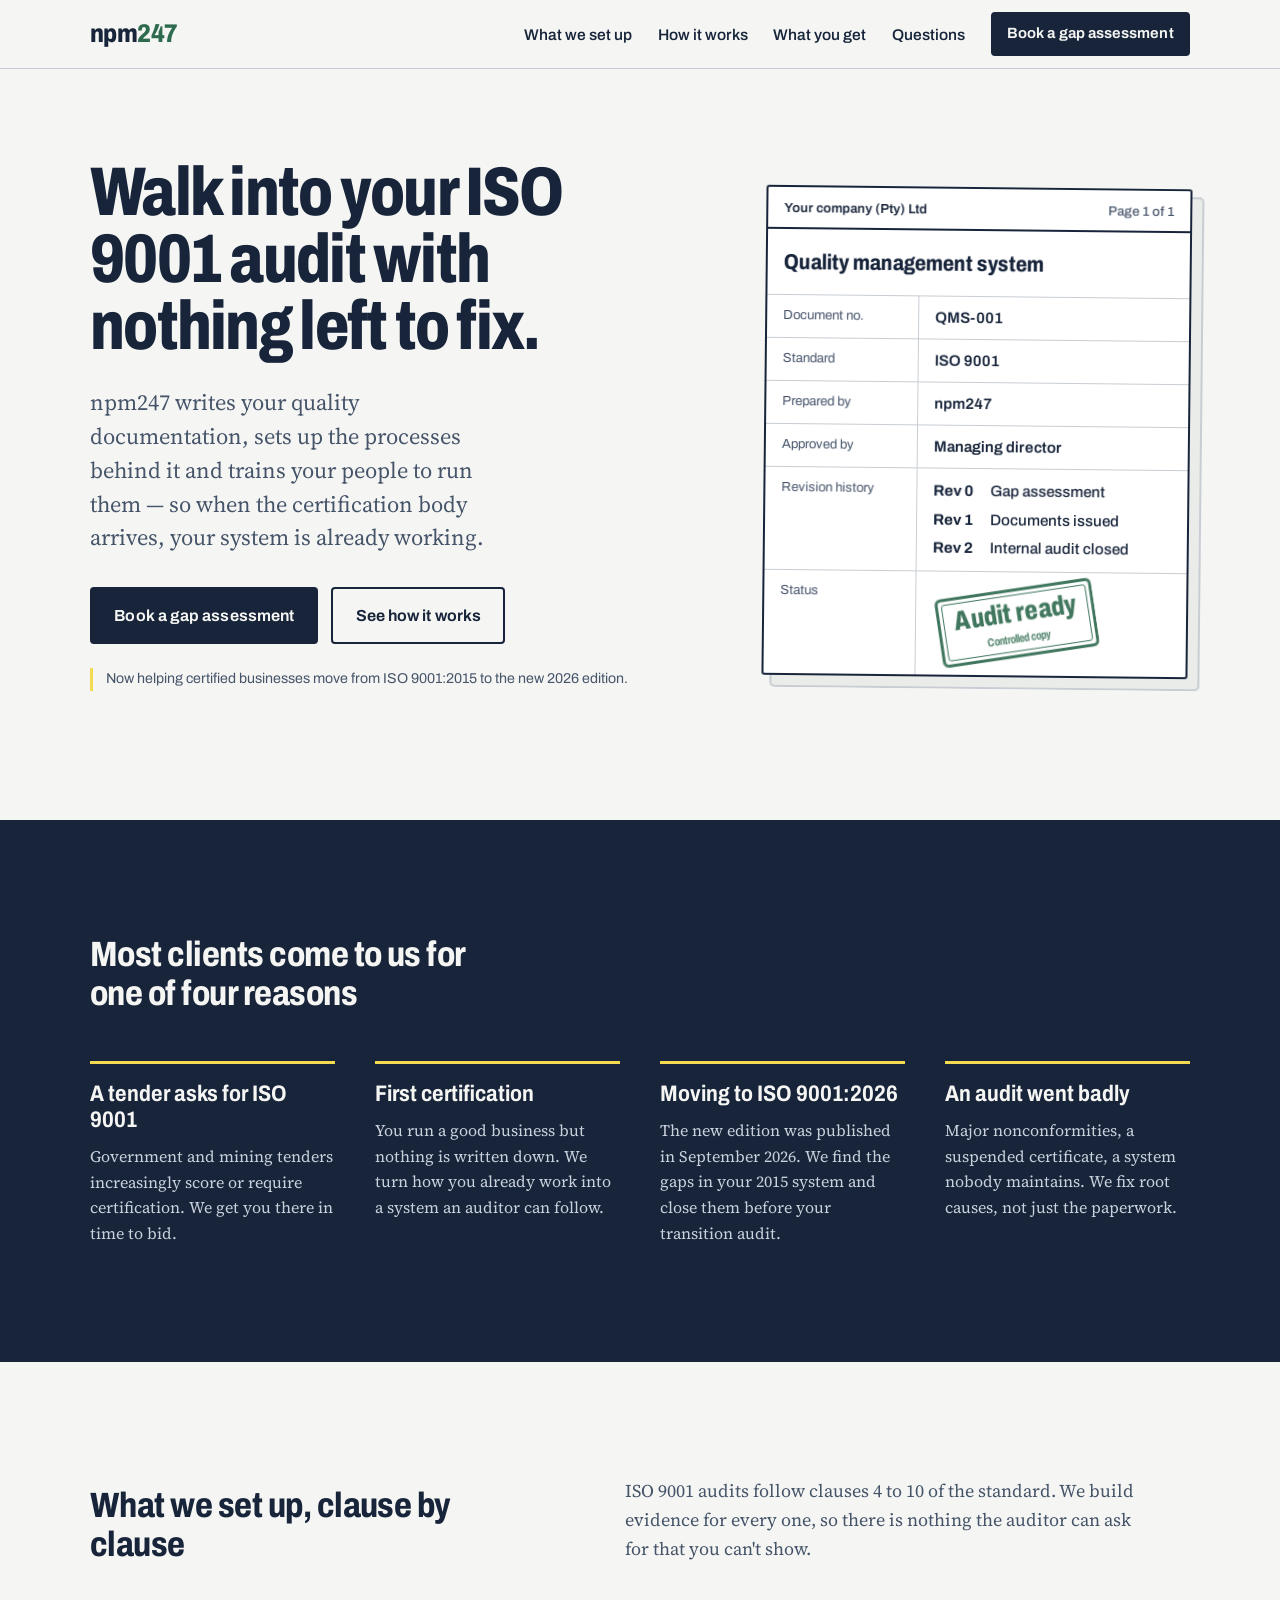
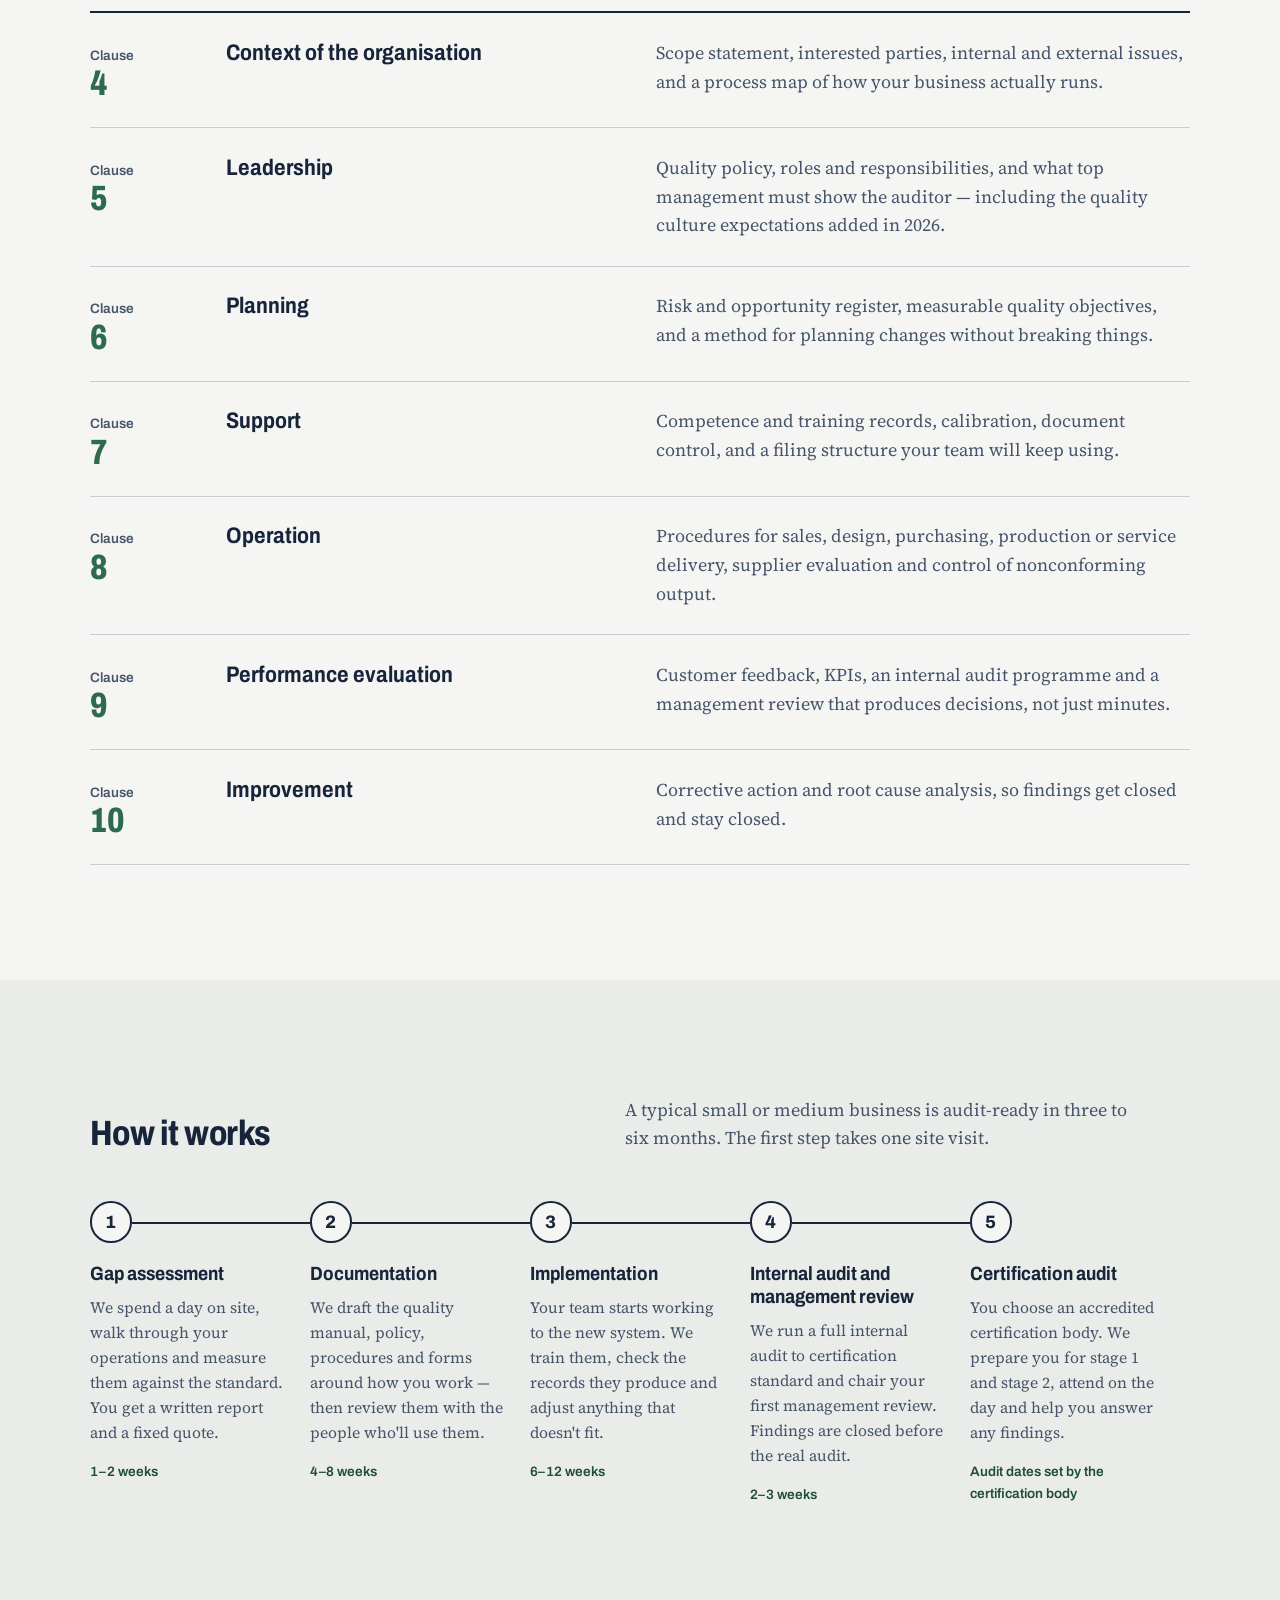
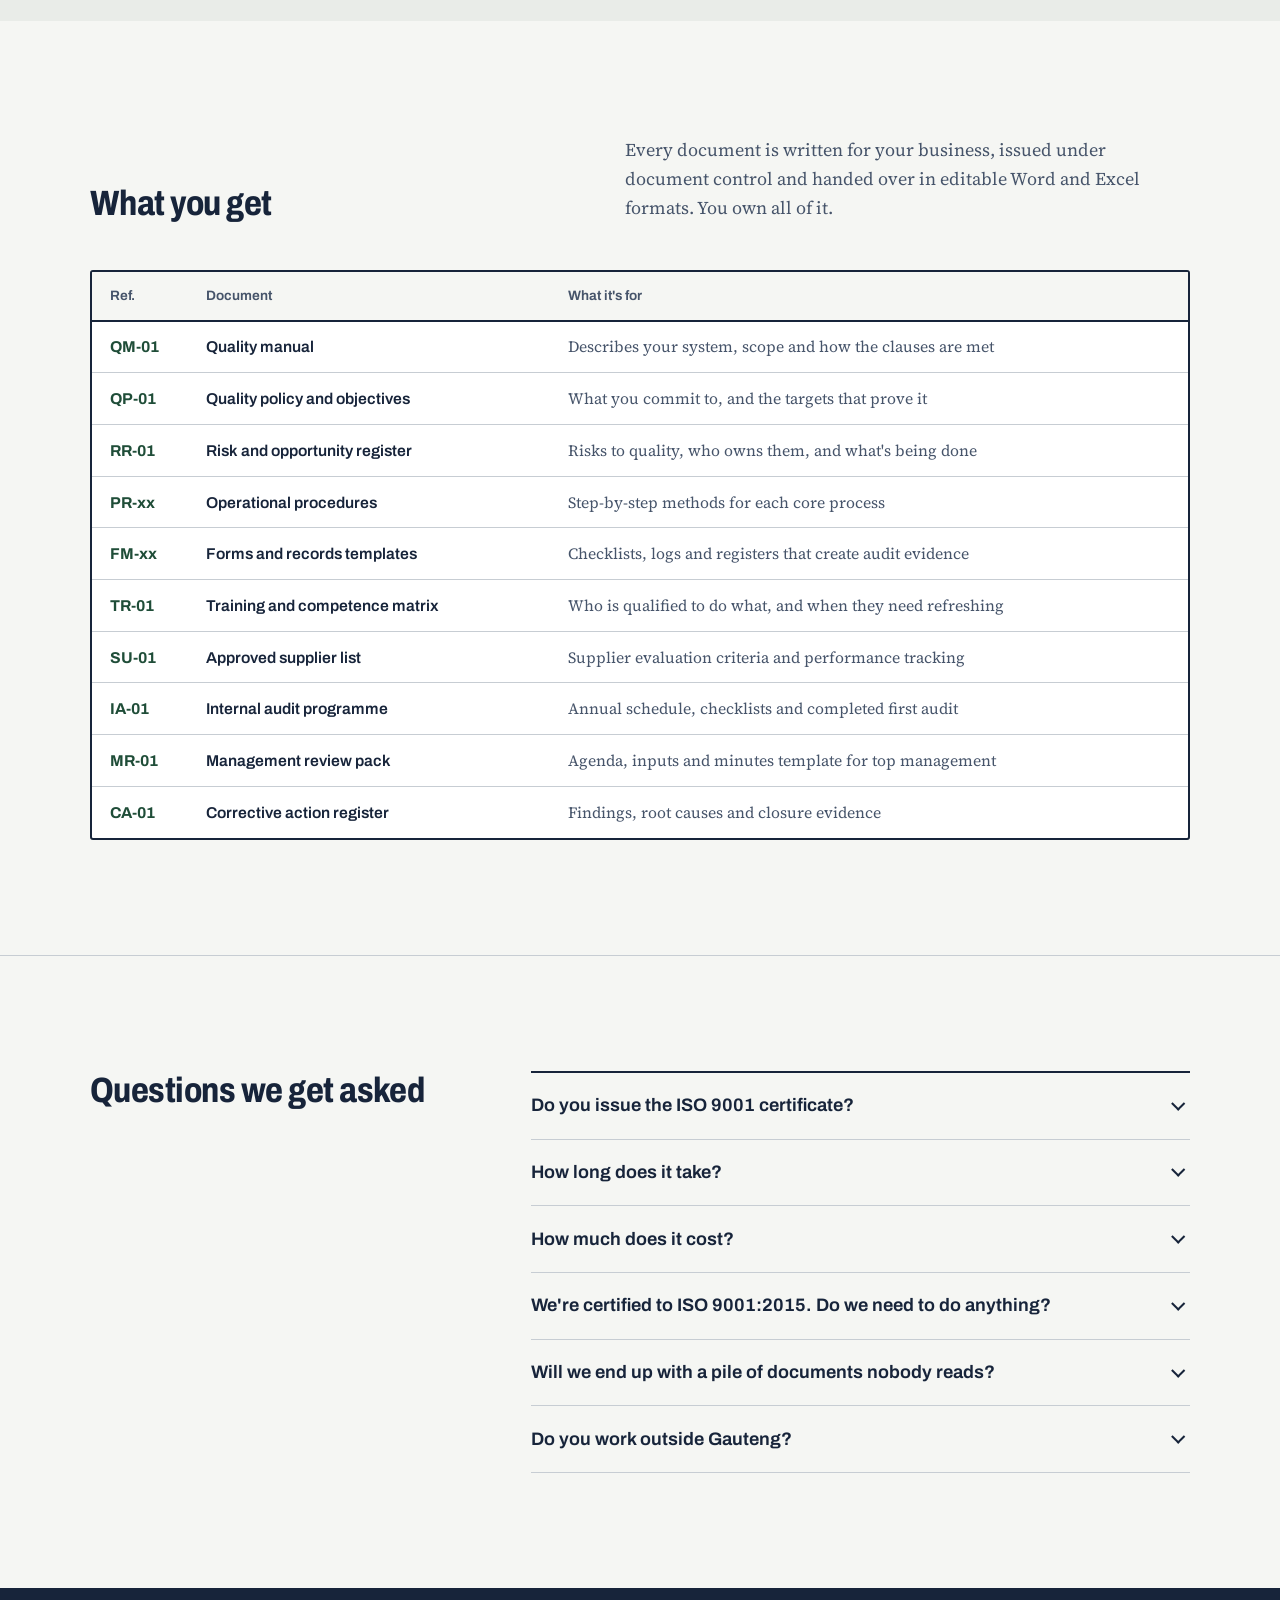
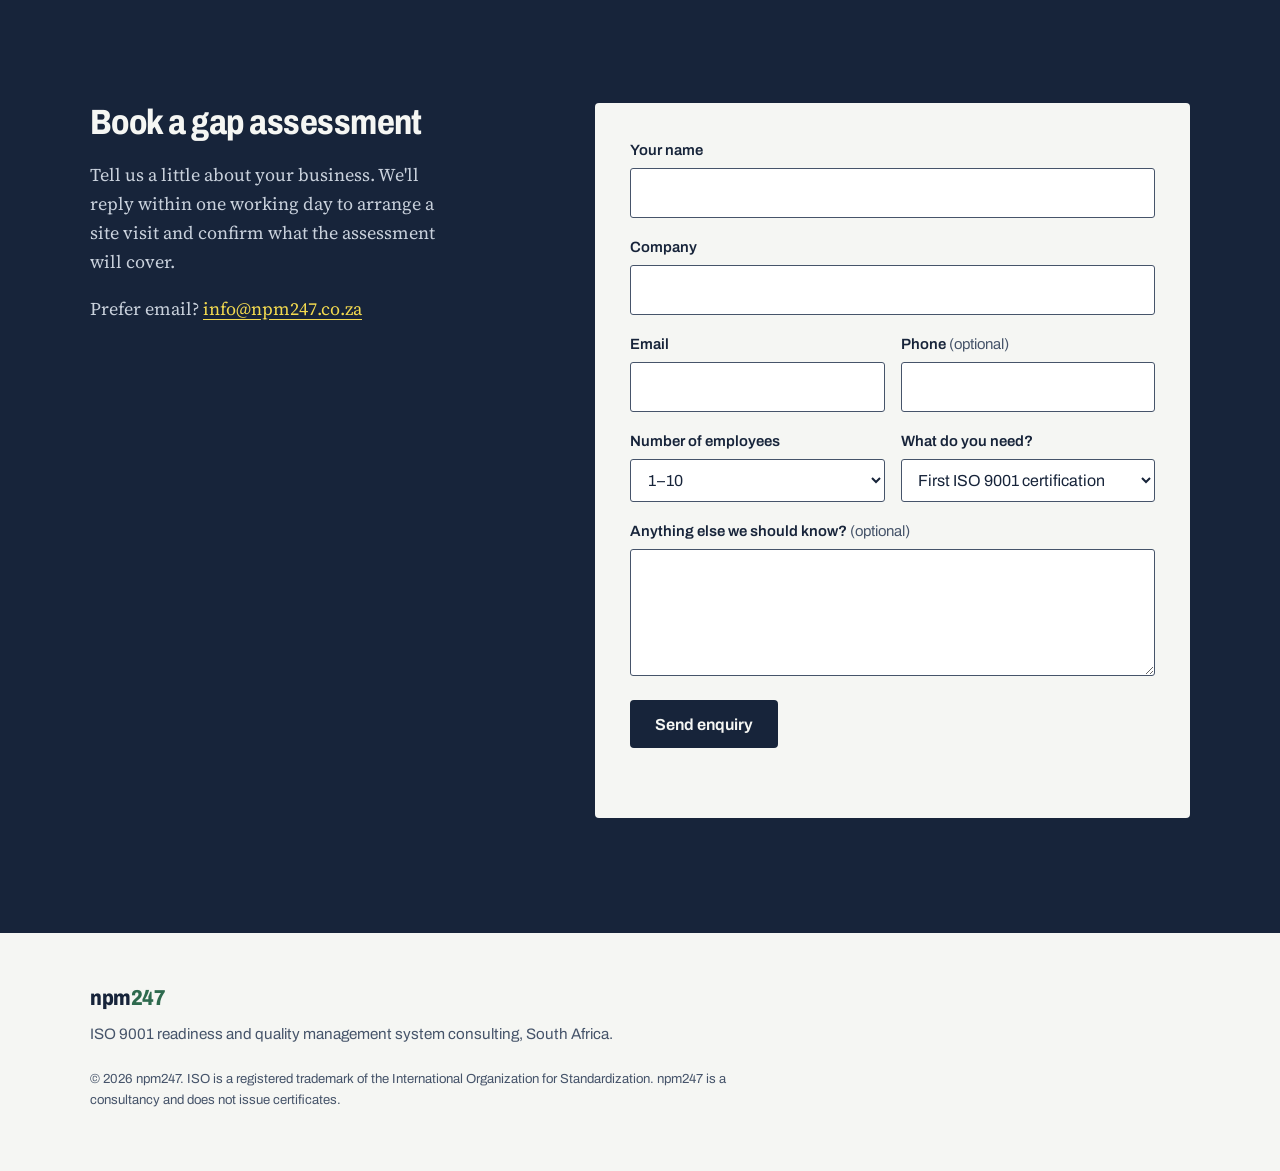
<file: index.html>
<!doctype html>
<html lang="en-ZA">
<head>
  <meta charset="utf-8">
  <meta name="viewport" content="width=device-width, initial-scale=1">
  <title>npm247 — ISO 9001 readiness for South African businesses</title>
  <meta name="description" content="npm247 sets up the documentation and processes your business needs to pass an ISO 9001 certification audit — gap assessment, quality manual, procedures, internal audit and audit-day support.">
  <meta property="og:title" content="npm247 — ISO 9001 readiness">
  <meta property="og:description" content="We build your quality management system so you walk into the certification audit ready.">
  <meta property="og:type" content="website">
  <meta name="theme-color" content="#17243A">
  <link rel="icon" href="favicon.svg" type="image/svg+xml">
  <link rel="preconnect" href="https://fonts.googleapis.com">
  <link rel="preconnect" href="https://fonts.gstatic.com" crossorigin>
  <link href="https://fonts.googleapis.com/css2?family=Archivo:wdth,wght@75..100,500..800&family=Source+Serif+4:ital,opsz,wght@0,8..60,400..600;1,8..60,400&display=swap" rel="stylesheet">
  <link rel="stylesheet" href="styles.css">
</head>
<body>
  <a class="skip" href="#main">Skip to content</a>

  <header class="site-header">
    <div class="wrap header-inner">
      <a class="wordmark" href="#top" aria-label="npm247 home">npm<span>247</span></a>
      <nav class="nav" aria-label="Main">
        <button class="nav-toggle" aria-expanded="false" aria-controls="nav-list">Menu</button>
        <ul id="nav-list">
          <li><a href="#clauses">What we set up</a></li>
          <li><a href="#process">How it works</a></li>
          <li><a href="#register">What you get</a></li>
          <li><a href="#faq">Questions</a></li>
          <li><a class="btn btn-small" href="#contact">Book a gap assessment</a></li>
        </ul>
      </nav>
    </div>
  </header>

  <main id="main">
    <!-- Hero -->
    <section class="hero" id="top">
      <div class="wrap hero-grid">
        <div class="hero-copy">
          <h1>Walk into your ISO 9001 audit with nothing left to fix.</h1>
          <p class="lede">npm247 writes your quality documentation, sets up the processes behind it and trains your people to run them — so when the certification body arrives, your system is already working.</p>
          <div class="hero-actions">
            <a class="btn" href="#contact">Book a gap assessment</a>
            <a class="btn btn-ghost" href="#process">See how it works</a>
          </div>
          <p class="hero-note">Now helping certified businesses move from ISO 9001:2015 to the new 2026 edition.</p>
        </div>

        <figure class="doc-control" aria-label="Example document control block">
          <div class="doc-head">
            <span class="doc-org">Your company (Pty) Ltd</span>
            <span class="doc-page">Page 1 of 1</span>
          </div>
          <p class="doc-title">Quality management system</p>
          <dl class="doc-table">
            <div><dt>Document no.</dt><dd>QMS-001</dd></div>
            <div><dt>Standard</dt><dd>ISO 9001</dd></div>
            <div><dt>Prepared by</dt><dd>npm247</dd></div>
            <div><dt>Approved by</dt><dd>Managing director</dd></div>
            <div class="rev-row">
              <dt>Revision history</dt>
              <dd>
                <ol class="revs">
                  <li><span>Rev 0</span> Gap assessment</li>
                  <li><span>Rev 1</span> Documents issued</li>
                  <li><span>Rev 2</span> Internal audit closed</li>
                </ol>
              </dd>
            </div>
            <div class="status-row">
              <dt>Status</dt>
              <dd>
                <span class="stamp">
                  <span class="stamp-big">Audit ready</span>
                  <span class="stamp-small">Controlled copy</span>
                </span>
              </dd>
            </div>
          </dl>
        </figure>
      </div>
    </section>

    <!-- Who it's for -->
    <section class="situations" aria-labelledby="sit-h">
      <div class="wrap">
        <h2 id="sit-h" class="h-section">Most clients come to us for one of four reasons</h2>
        <ul class="sit-list">
          <li>
            <h3>A tender asks for ISO 9001</h3>
            <p>Government and mining tenders increasingly score or require certification. We get you there in time to bid.</p>
          </li>
          <li>
            <h3>First certification</h3>
            <p>You run a good business but nothing is written down. We turn how you already work into a system an auditor can follow.</p>
          </li>
          <li>
            <h3>Moving to ISO 9001:2026</h3>
            <p>The new edition was published in September 2026. We find the gaps in your 2015 system and close them before your transition audit.</p>
          </li>
          <li>
            <h3>An audit went badly</h3>
            <p>Major nonconformities, a suspended certificate, a system nobody maintains. We fix root causes, not just the paperwork.</p>
          </li>
        </ul>
      </div>
    </section>

    <!-- Clause by clause -->
    <section class="clauses" id="clauses" aria-labelledby="cl-h">
      <div class="wrap">
        <div class="section-intro">
          <h2 id="cl-h" class="h-section">What we set up, clause by clause</h2>
          <p>ISO 9001 audits follow clauses 4 to 10 of the standard. We build evidence for every one, so there is nothing the auditor can ask for that you can't show.</p>
        </div>
        <ol class="clause-list">
          <li>
            <span class="cl-no">4</span>
            <div><h3>Context of the organisation</h3><p>Scope statement, interested parties, internal and external issues, and a process map of how your business actually runs.</p></div>
          </li>
          <li>
            <span class="cl-no">5</span>
            <div><h3>Leadership</h3><p>Quality policy, roles and responsibilities, and what top management must show the auditor — including the quality culture expectations added in 2026.</p></div>
          </li>
          <li>
            <span class="cl-no">6</span>
            <div><h3>Planning</h3><p>Risk and opportunity register, measurable quality objectives, and a method for planning changes without breaking things.</p></div>
          </li>
          <li>
            <span class="cl-no">7</span>
            <div><h3>Support</h3><p>Competence and training records, calibration, document control, and a filing structure your team will keep using.</p></div>
          </li>
          <li>
            <span class="cl-no">8</span>
            <div><h3>Operation</h3><p>Procedures for sales, design, purchasing, production or service delivery, supplier evaluation and control of nonconforming output.</p></div>
          </li>
          <li>
            <span class="cl-no">9</span>
            <div><h3>Performance evaluation</h3><p>Customer feedback, KPIs, an internal audit programme and a management review that produces decisions, not just minutes.</p></div>
          </li>
          <li>
            <span class="cl-no">10</span>
            <div><h3>Improvement</h3><p>Corrective action and root cause analysis, so findings get closed and stay closed.</p></div>
          </li>
        </ol>
      </div>
    </section>

    <!-- Process -->
    <section class="process" id="process" aria-labelledby="pr-h">
      <div class="wrap">
        <div class="section-intro">
          <h2 id="pr-h" class="h-section">How it works</h2>
          <p>A typical small or medium business is audit-ready in three to six months. The first step takes one site visit.</p>
        </div>
        <ol class="steps">
          <li>
            <h3>Gap assessment</h3>
            <p>We spend a day on site, walk through your operations and measure them against the standard. You get a written report and a fixed quote.</p>
            <p class="step-time">1–2 weeks</p>
          </li>
          <li>
            <h3>Documentation</h3>
            <p>We draft the quality manual, policy, procedures and forms around how you work — then review them with the people who'll use them.</p>
            <p class="step-time">4–8 weeks</p>
          </li>
          <li>
            <h3>Implementation</h3>
            <p>Your team starts working to the new system. We train them, check the records they produce and adjust anything that doesn't fit.</p>
            <p class="step-time">6–12 weeks</p>
          </li>
          <li>
            <h3>Internal audit and management review</h3>
            <p>We run a full internal audit to certification standard and chair your first management review. Findings are closed before the real audit.</p>
            <p class="step-time">2–3 weeks</p>
          </li>
          <li>
            <h3>Certification audit</h3>
            <p>You choose an accredited certification body. We prepare you for stage 1 and stage 2, attend on the day and help you answer any findings.</p>
            <p class="step-time">Audit dates set by the certification body</p>
          </li>
        </ol>
      </div>
    </section>

    <!-- Document register -->
    <section class="register" id="register" aria-labelledby="rg-h">
      <div class="wrap">
        <div class="section-intro">
          <h2 id="rg-h" class="h-section">What you get</h2>
          <p>Every document is written for your business, issued under document control and handed over in editable Word and Excel formats. You own all of it.</p>
        </div>
        <div class="table-scroll" tabindex="0" role="region" aria-label="Document register">
          <table class="reg-table">
            <caption class="sr-only">Documents delivered with an npm247 readiness project</caption>
            <thead>
              <tr><th scope="col">Ref.</th><th scope="col">Document</th><th scope="col">What it's for</th></tr>
            </thead>
            <tbody>
              <tr><td>QM-01</td><td>Quality manual</td><td>Describes your system, scope and how the clauses are met</td></tr>
              <tr><td>QP-01</td><td>Quality policy and objectives</td><td>What you commit to, and the targets that prove it</td></tr>
              <tr><td>RR-01</td><td>Risk and opportunity register</td><td>Risks to quality, who owns them, and what's being done</td></tr>
              <tr><td>PR-xx</td><td>Operational procedures</td><td>Step-by-step methods for each core process</td></tr>
              <tr><td>FM-xx</td><td>Forms and records templates</td><td>Checklists, logs and registers that create audit evidence</td></tr>
              <tr><td>TR-01</td><td>Training and competence matrix</td><td>Who is qualified to do what, and when they need refreshing</td></tr>
              <tr><td>SU-01</td><td>Approved supplier list</td><td>Supplier evaluation criteria and performance tracking</td></tr>
              <tr><td>IA-01</td><td>Internal audit programme</td><td>Annual schedule, checklists and completed first audit</td></tr>
              <tr><td>MR-01</td><td>Management review pack</td><td>Agenda, inputs and minutes template for top management</td></tr>
              <tr><td>CA-01</td><td>Corrective action register</td><td>Findings, root causes and closure evidence</td></tr>
            </tbody>
          </table>
        </div>
      </div>
    </section>

    <!-- FAQ -->
    <section class="faq" id="faq" aria-labelledby="fq-h">
      <div class="wrap faq-grid">
        <h2 id="fq-h" class="h-section">Questions we get asked</h2>
        <div class="faq-list">
          <details>
            <summary>Do you issue the ISO 9001 certificate?</summary>
            <p>No. Certificates are issued by independent certification bodies, ideally ones accredited by SANAS or another IAF member. A consultant who also certifies you isn't independent, and the certificate won't carry weight. We prepare you; they audit you.</p>
          </details>
          <details>
            <summary>How long does it take?</summary>
            <p>Three to six months is typical for a business of up to about 100 people. It depends mostly on how much is already written down and how much time your team can give the project each week.</p>
          </details>
          <details>
            <summary>How much does it cost?</summary>
            <p>We quote a fixed price after the gap assessment, based on your size, number of sites and how much already exists. The certification body charges separately for its audits.</p>
          </details>
          <details>
            <summary>We're certified to ISO 9001:2015. Do we need to do anything?</summary>
            <p>Yes, eventually. ISO 9001:2026 was published on 16 September 2026, and a three-year transition period is expected. The changes are evolutionary, but leadership, quality culture and risk all need fresh evidence. A short transition gap assessment tells you exactly what to update.</p>
          </details>
          <details>
            <summary>Will we end up with a pile of documents nobody reads?</summary>
            <p>Not if we do it properly. We write the minimum the standard requires plus what genuinely helps you run the business, and we test every procedure with the people who'll follow it.</p>
          </details>
          <details>
            <summary>Do you work outside Gauteng?</summary>
            <p>Yes. We work across South Africa, combining site visits with remote document reviews and online training.</p>
          </details>
        </div>
      </div>
    </section>

    <!-- Contact -->
    <section class="contact" id="contact" aria-labelledby="ct-h">
      <div class="wrap contact-grid">
        <div class="contact-copy">
          <h2 id="ct-h" class="h-section">Book a gap assessment</h2>
          <p>Tell us a little about your business. We'll reply within one working day to arrange a site visit and confirm what the assessment will cover.</p>
          <p class="contact-direct">Prefer email? <a class="js-email" href="#">info@npm247.co.za</a></p>
        </div>

        <form class="form" id="enquiry" novalidate>
          <div class="field">
            <label for="f-name">Your name</label>
            <input id="f-name" name="name" type="text" autocomplete="name" required>
          </div>
          <div class="field">
            <label for="f-company">Company</label>
            <input id="f-company" name="company" type="text" autocomplete="organization" required>
          </div>
          <div class="field-row">
            <div class="field">
              <label for="f-email">Email</label>
              <input id="f-email" name="email" type="email" autocomplete="email" required>
            </div>
            <div class="field">
              <label for="f-phone">Phone <span class="opt">(optional)</span></label>
              <input id="f-phone" name="phone" type="tel" autocomplete="tel">
            </div>
          </div>
          <div class="field-row">
            <div class="field">
              <label for="f-size">Number of employees</label>
              <select id="f-size" name="size">
                <option>1–10</option><option>11–50</option><option>51–200</option><option>More than 200</option>
              </select>
            </div>
            <div class="field">
              <label for="f-need">What do you need?</label>
              <select id="f-need" name="need">
                <option>First ISO 9001 certification</option>
                <option>Transition to ISO 9001:2026</option>
                <option>Recover from a failed audit</option>
                <option>Certification for a tender</option>
                <option>Not sure yet</option>
              </select>
            </div>
          </div>
          <div class="field">
            <label for="f-msg">Anything else we should know? <span class="opt">(optional)</span></label>
            <textarea id="f-msg" name="message" rows="4"></textarea>
          </div>
          <input class="hp" type="text" name="website" tabindex="-1" autocomplete="off" aria-hidden="true">
          <button class="btn" type="submit">Send enquiry</button>
          <p class="form-status" role="status" aria-live="polite"></p>
        </form>
      </div>
    </section>
  </main>

  <footer class="site-footer">
    <div class="wrap footer-inner">
      <p class="wordmark wordmark-foot">npm<span>247</span></p>
      <p>ISO 9001 readiness and quality management system consulting, South Africa.</p>
      <p class="small">© <span id="year">2026</span> npm247. ISO is a registered trademark of the International Organization for Standardization. npm247 is a consultancy and does not issue certificates.</p>
    </div>
  </footer>

  <script src="main.js" defer></script>
</body>
</html>
</file>
<file: styles.css>
/* npm247 — tokens */
:root {
  --paper: #F5F6F3;
  --paper-2: #E9ECE8;
  --ink: #17243A;
  --ink-soft: #46546A;
  --rule: #C7CDD3;
  --green: #2E6A4E;
  --green-ink: #1F4D38;
  --mark: #F3DA4F;

  --sans: "Archivo", "Helvetica Neue", Arial, sans-serif;
  --serif: "Source Serif 4", Georgia, "Times New Roman", serif;

  /* modular scale 1.25, base 18px */
  --s-1: 0.889rem;
  --s0: 1.125rem;
  --s1: 1.406rem;
  --s2: 1.758rem;
  --s3: 2.197rem;
  --s4: clamp(2.4rem, 4.6vw + 1rem, 4.3rem);

  --wrap: 1180px;
  --gutter: clamp(1.25rem, 4vw, 2.5rem);
  --section: clamp(4rem, 9vw, 7.5rem);
}

*, *::before, *::after { box-sizing: border-box; }
html { scroll-behavior: smooth; scroll-padding-top: 5rem; }
body {
  margin: 0;
  background: var(--paper);
  color: var(--ink);
  font-family: var(--serif);
  font-size: var(--s0);
  line-height: 1.6;
  -webkit-font-smoothing: antialiased;
  text-rendering: optimizeLegibility;
}
h1, h2, h3 { font-family: var(--sans); margin: 0; color: var(--ink); }
p { margin: 0 0 1em; }
a { color: var(--green-ink); text-underline-offset: 0.2em; }
a:hover { text-decoration-thickness: 2px; }
:focus-visible { outline: 3px solid var(--ink); outline-offset: 3px; box-shadow: 0 0 0 6px var(--mark); border-radius: 2px; }

.wrap { max-width: var(--wrap); margin: 0 auto; padding: 0 var(--gutter); }
.sr-only { position: absolute; width: 1px; height: 1px; overflow: hidden; clip: rect(0 0 0 0); white-space: nowrap; }
.skip { position: absolute; left: -999px; top: 0; background: var(--ink); color: var(--paper); padding: .6rem 1rem; z-index: 100; }
.skip:focus { left: 1rem; top: 1rem; }

/* Buttons */
.btn {
  display: inline-block;
  font-family: var(--sans);
  font-weight: 650;
  font-size: 1rem;
  letter-spacing: 0.005em;
  text-decoration: none;
  color: var(--paper);
  background: var(--ink);
  border: 2px solid var(--ink);
  padding: 0.85rem 1.4rem;
  border-radius: 4px;
  cursor: pointer;
}
.btn:hover { background: var(--green-ink); border-color: var(--green-ink); }
.btn-ghost { background: transparent; color: var(--ink); }
.btn-ghost:hover { background: var(--ink); color: var(--paper); border-color: var(--ink); }
.btn-small { padding: 0.5rem 0.9rem; font-size: 0.93rem; }

/* Header */
.site-header {
  position: sticky; top: 0; z-index: 50;
  background: color-mix(in srgb, var(--paper) 92%, transparent);
  backdrop-filter: blur(8px);
  border-bottom: 1px solid var(--rule);
}
.header-inner { display: flex; align-items: center; justify-content: space-between; min-height: 4.25rem; }
.wordmark {
  font-family: var(--sans); font-weight: 800; font-stretch: 85%;
  font-size: 1.6rem; letter-spacing: -0.02em; color: var(--ink); text-decoration: none; margin: 0;
}
.wordmark span { color: var(--green); }
.nav ul { list-style: none; margin: 0; padding: 0; display: flex; gap: 1.6rem; align-items: center; }
.nav a:not(.btn) { font-family: var(--sans); font-weight: 550; font-size: 0.97rem; color: var(--ink); text-decoration: none; }
.nav a:not(.btn):hover { text-decoration: underline; }
.nav-toggle { display: none; }

/* Section headings */
.h-section {
  font-size: var(--s3);
  font-weight: 750;
  font-stretch: 82%;
  line-height: 1.1;
  letter-spacing: -0.015em;
  max-width: 22ch;
}
.section-intro { display: grid; grid-template-columns: 5fr 6fr; gap: 2rem 4rem; align-items: end; margin-bottom: 3rem; }
.section-intro p { color: var(--ink-soft); max-width: 58ch; margin: 0; }

/* Hero */
.hero { padding: clamp(3rem, 7vw, 6rem) 0 var(--section); }
.hero-grid { display: grid; grid-template-columns: 7fr 5fr; gap: clamp(2.5rem, 6vw, 5rem); align-items: center; }
.hero h1 {
  font-size: var(--s4);
  font-weight: 800;
  font-stretch: 78%;
  line-height: 0.98;
  letter-spacing: -0.025em;
  max-width: 14ch;
  margin-bottom: 1.6rem;
}
.lede { font-size: var(--s1); line-height: 1.5; color: var(--ink-soft); max-width: 36ch; }
.hero-actions { display: flex; flex-wrap: wrap; gap: 0.8rem; margin: 2rem 0 1.5rem; }
.hero-note { font-family: var(--sans); font-size: var(--s-1); color: var(--ink-soft); border-left: 3px solid var(--mark); padding-left: 0.8rem; }

/* Document control block — the signature element */
.doc-control {
  position: relative;
  margin: 0;
  background: #fff;
  border: 2px solid var(--ink);
  border-radius: 3px;
  font-family: var(--sans);
  box-shadow: 10px 10px 0 var(--paper-2), 10px 10px 0 2px var(--rule);
  transform: rotate(0.6deg);
}
.doc-head { display: flex; justify-content: space-between; padding: 0.6rem 1rem; border-bottom: 2px solid var(--ink); font-size: 0.82rem; font-weight: 600; }
.doc-page { color: var(--ink-soft); font-weight: 500; }
.doc-title { font-size: 1.35rem; font-weight: 750; font-stretch: 85%; padding: 1rem 1rem 0.9rem; margin: 0; border-bottom: 1px solid var(--rule); }
.doc-table { margin: 0; }
.doc-table > div { display: grid; grid-template-columns: 9.5rem 1fr; border-bottom: 1px solid var(--rule); }
.doc-table > div:last-child { border-bottom: 0; }
.doc-table dt { padding: 0.55rem 1rem; font-size: 0.82rem; color: var(--ink-soft); border-right: 1px solid var(--rule); }
.doc-table dd { margin: 0; padding: 0.55rem 1rem; font-size: 0.95rem; font-weight: 600; }
.revs { list-style: none; margin: 0; padding: 0; font-weight: 500; }
.revs li { padding: 0.12rem 0; }
.revs span { display: inline-block; width: 3.4rem; font-weight: 700; font-variant-numeric: tabular-nums; }

.status-row dd { padding: 1rem 1rem 1.1rem 1.4rem !important; }
.stamp {
  position: relative;
  display: inline-grid; justify-items: center;
  padding: 0.5rem 0.9rem 0.45rem;
  color: var(--green);
  border: 3px solid var(--green);
  border-radius: 6px;
  transform: rotate(-9deg);
  font-family: var(--sans);
  font-stretch: 75%;
  mix-blend-mode: multiply;
  opacity: 0.92;
  animation: stamp 520ms cubic-bezier(.2,.9,.3,1.3) 700ms both;
}
.stamp::before { content: ""; position: absolute; inset: 3px; border: 1px solid var(--green); border-radius: 3px; }
.stamp-big { font-size: 1.7rem; font-weight: 800; line-height: 1; letter-spacing: 0.01em; }
.stamp-small { font-size: 0.72rem; font-weight: 600; margin-top: 0.15rem; }
@keyframes stamp {
  0% { opacity: 0; transform: rotate(-9deg) scale(1.9); }
  70% { opacity: 0.95; transform: rotate(-9deg) scale(0.96); }
  100% { opacity: 0.92; transform: rotate(-9deg) scale(1); }
}

/* Situations */
.situations { padding: var(--section) 0; background: var(--ink); color: var(--paper); }
.situations .h-section { color: var(--paper); margin-bottom: 3rem; }
.sit-list { list-style: none; margin: 0; padding: 0; display: grid; grid-template-columns: repeat(4, 1fr); gap: 2.5rem; }
.sit-list li { border-top: 3px solid var(--mark); padding-top: 1.1rem; }
.sit-list h3 { color: var(--paper); font-size: var(--s1); font-weight: 700; font-stretch: 85%; line-height: 1.15; margin-bottom: 0.7rem; }
.sit-list p { color: #C9D1DC; font-size: 1rem; margin: 0; }

/* Clauses */
.clauses { padding: var(--section) 0; }
.clause-list { list-style: none; margin: 0; padding: 0; border-top: 2px solid var(--ink); }
.clause-list li {
  display: grid;
  grid-template-columns: 7rem 1fr;
  gap: 1.5rem;
  padding: 1.6rem 0;
  border-bottom: 1px solid var(--rule);
  align-items: baseline;
}
.cl-no {
  font-family: var(--sans);
  font-size: var(--s3);
  font-weight: 800;
  font-stretch: 75%;
  line-height: 1;
  color: var(--green);
  font-variant-numeric: tabular-nums;
}
.cl-no::before { content: "Clause "; font-size: 0.85rem; font-weight: 600; color: var(--ink-soft); font-stretch: 100%; display: block; margin-bottom: 0.25rem; }
.clause-list li > div { display: grid; grid-template-columns: 5fr 7fr; gap: 1rem 3rem; }
.clause-list h3 { font-size: var(--s1); font-weight: 700; font-stretch: 85%; line-height: 1.2; }
.clause-list p { margin: 0; color: var(--ink-soft); max-width: 60ch; }

/* Process */
.process { padding: var(--section) 0; background: var(--paper-2); }
.steps { list-style: none; counter-reset: step; margin: 0; padding: 0; display: grid; grid-template-columns: repeat(5, 1fr); gap: 0; }
.steps li { counter-increment: step; position: relative; padding: 0 1.4rem 0 0; }
.steps li::before {
  content: counter(step);
  display: grid; place-items: center;
  width: 2.6rem; height: 2.6rem;
  border: 2px solid var(--ink); border-radius: 50%;
  background: var(--paper);
  font-family: var(--sans); font-weight: 750;
  margin-bottom: 1.2rem;
  position: relative; z-index: 1;
}
.steps li::after { content: ""; position: absolute; top: 1.3rem; left: 2.6rem; right: 0; height: 2px; background: var(--ink); }
.steps li:last-child::after { display: none; }
.steps h3 { font-size: 1.2rem; font-weight: 700; font-stretch: 88%; line-height: 1.2; margin-bottom: 0.6rem; }
.steps p { font-size: 0.98rem; color: var(--ink-soft); }
.step-time { font-family: var(--sans); font-size: 0.85rem !important; font-weight: 600; color: var(--green-ink) !important; margin: 0; }

/* Register */
.register { padding: var(--section) 0; }
.table-scroll { overflow-x: auto; border: 2px solid var(--ink); border-radius: 3px; background: #fff; }
.reg-table { width: 100%; border-collapse: collapse; font-family: var(--sans); font-size: 0.98rem; }
.reg-table th { text-align: left; font-weight: 650; font-size: 0.85rem; color: var(--ink-soft); padding: 0.8rem 1.1rem; border-bottom: 2px solid var(--ink); background: var(--paper); }
.reg-table td { padding: 0.8rem 1.1rem; border-bottom: 1px solid var(--rule); vertical-align: top; }
.reg-table tr:last-child td { border-bottom: 0; }
.reg-table td:first-child { font-weight: 700; color: var(--green-ink); white-space: nowrap; font-variant-numeric: tabular-nums; width: 6rem; }
.reg-table td:nth-child(2) { font-weight: 600; white-space: nowrap; }
.reg-table td:nth-child(3) { font-family: var(--serif); color: var(--ink-soft); }

/* FAQ */
.faq { padding: var(--section) 0; border-top: 1px solid var(--rule); }
.faq-grid { display: grid; grid-template-columns: 4fr 7fr; gap: 3rem 4rem; }
.faq-list { border-top: 2px solid var(--ink); }
.faq details { border-bottom: 1px solid var(--rule); }
.faq summary {
  list-style: none; cursor: pointer;
  font-family: var(--sans); font-weight: 650; font-size: 1.13rem;
  padding: 1.15rem 2.5rem 1.15rem 0; position: relative;
}
.faq summary::-webkit-details-marker { display: none; }
.faq summary::after {
  content: ""; position: absolute; right: 0.4rem; top: 50%;
  width: 0.65rem; height: 0.65rem;
  border-right: 2px solid var(--ink); border-bottom: 2px solid var(--ink);
  transform: translateY(-70%) rotate(45deg);
  transition: transform 180ms ease;
}
.faq details[open] summary::after { transform: translateY(-30%) rotate(-135deg); }
.faq details p { color: var(--ink-soft); max-width: 62ch; padding-bottom: 0.6rem; }

/* Contact */
.contact { padding: var(--section) 0; background: var(--ink); color: var(--paper); }
.contact .h-section { color: var(--paper); margin-bottom: 1.2rem; }
.contact-grid { display: grid; grid-template-columns: 5fr 7fr; gap: 3rem 5rem; align-items: start; }
.contact-copy p { color: #C9D1DC; max-width: 40ch; }
.contact-direct a { color: var(--mark); }
.form { background: var(--paper); color: var(--ink); padding: clamp(1.4rem, 3vw, 2.2rem); border-radius: 4px; font-family: var(--sans); }
.field { display: grid; gap: 0.35rem; margin-bottom: 1.1rem; }
.field-row { display: grid; grid-template-columns: 1fr 1fr; gap: 0 1rem; }
.field label { font-weight: 600; font-size: 0.93rem; }
.opt { font-weight: 400; color: var(--ink-soft); }
.field input, .field select, .field textarea {
  font: inherit; font-size: 1rem; color: var(--ink);
  background: #fff;
  border: 1.5px solid var(--ink-soft);
  border-radius: 3px;
  padding: 0.7rem 0.8rem;
  width: 100%;
}
.field input:focus, .field select:focus, .field textarea:focus { outline: none; border-color: var(--ink); box-shadow: 0 0 0 3px var(--mark); }
.field [aria-invalid="true"] { border-color: #A33A2B; }
.field .err { color: #A33A2B; font-size: 0.85rem; }
.hp { position: absolute; left: -9999px; }
.form .btn { margin-top: 0.4rem; }
.form-status { margin: 1rem 0 0; font-size: 0.95rem; min-height: 1.2em; }
.form-status.ok { color: var(--green-ink); font-weight: 600; }
.form-status.bad { color: #A33A2B; font-weight: 600; }

/* Footer */
.site-footer { padding: 3rem 0; font-family: var(--sans); font-size: 0.95rem; color: var(--ink-soft); }
.footer-inner { display: grid; gap: 0.4rem; }
.wordmark-foot { font-size: 1.35rem; }
.small { font-size: 0.82rem; max-width: 80ch; }

/* Responsive */
@media (max-width: 1020px) {
  .sit-list { grid-template-columns: repeat(2, 1fr); }
  .steps { grid-template-columns: 1fr; gap: 0; }
  .steps li { padding: 0 0 2rem 4rem; }
  .steps li::before { position: absolute; left: 0; top: 0; margin: 0; }
  .steps li::after { top: 2.6rem; bottom: 0; left: 1.25rem; right: auto; width: 2px; height: auto; }
  .steps li:last-child { padding-bottom: 0; }
}
@media (max-width: 860px) {
  .hero-grid, .section-intro, .faq-grid, .contact-grid { grid-template-columns: 1fr; }
  .doc-control { max-width: 30rem; transform: none; box-shadow: 6px 6px 0 var(--paper-2), 6px 6px 0 2px var(--rule); margin-right: 8px; }
  .hero, main { overflow-x: clip; }
  .clause-list li { grid-template-columns: 4.5rem 1fr; }
  .clause-list li > div { grid-template-columns: 1fr; gap: 0.4rem; }
  .nav-toggle {
    display: inline-block; font: 600 0.95rem var(--sans); color: var(--ink);
    background: none; border: 2px solid var(--ink); border-radius: 4px; padding: 0.4rem 0.8rem; cursor: pointer;
  }
  .nav ul {
    display: none; position: absolute; left: 0; right: 0; top: 100%;
    flex-direction: column; align-items: flex-start; gap: 0;
    background: var(--paper); border-bottom: 1px solid var(--rule); padding: 0.5rem var(--gutter) 1.2rem;
  }
  .nav ul.open { display: flex; }
  .nav li { padding: 0.55rem 0; }
}
@media (max-width: 560px) {
  .sit-list, .field-row { grid-template-columns: 1fr; }
  .doc-table > div { grid-template-columns: 7.5rem 1fr; }
  .stamp-big { font-size: 1.35rem; }
  .reg-table td:nth-child(2) { white-space: normal; }
}
@media (prefers-reduced-motion: reduce) {
  html { scroll-behavior: auto; }
  .stamp { animation: none; }
  * { transition: none !important; }
}
</file>
